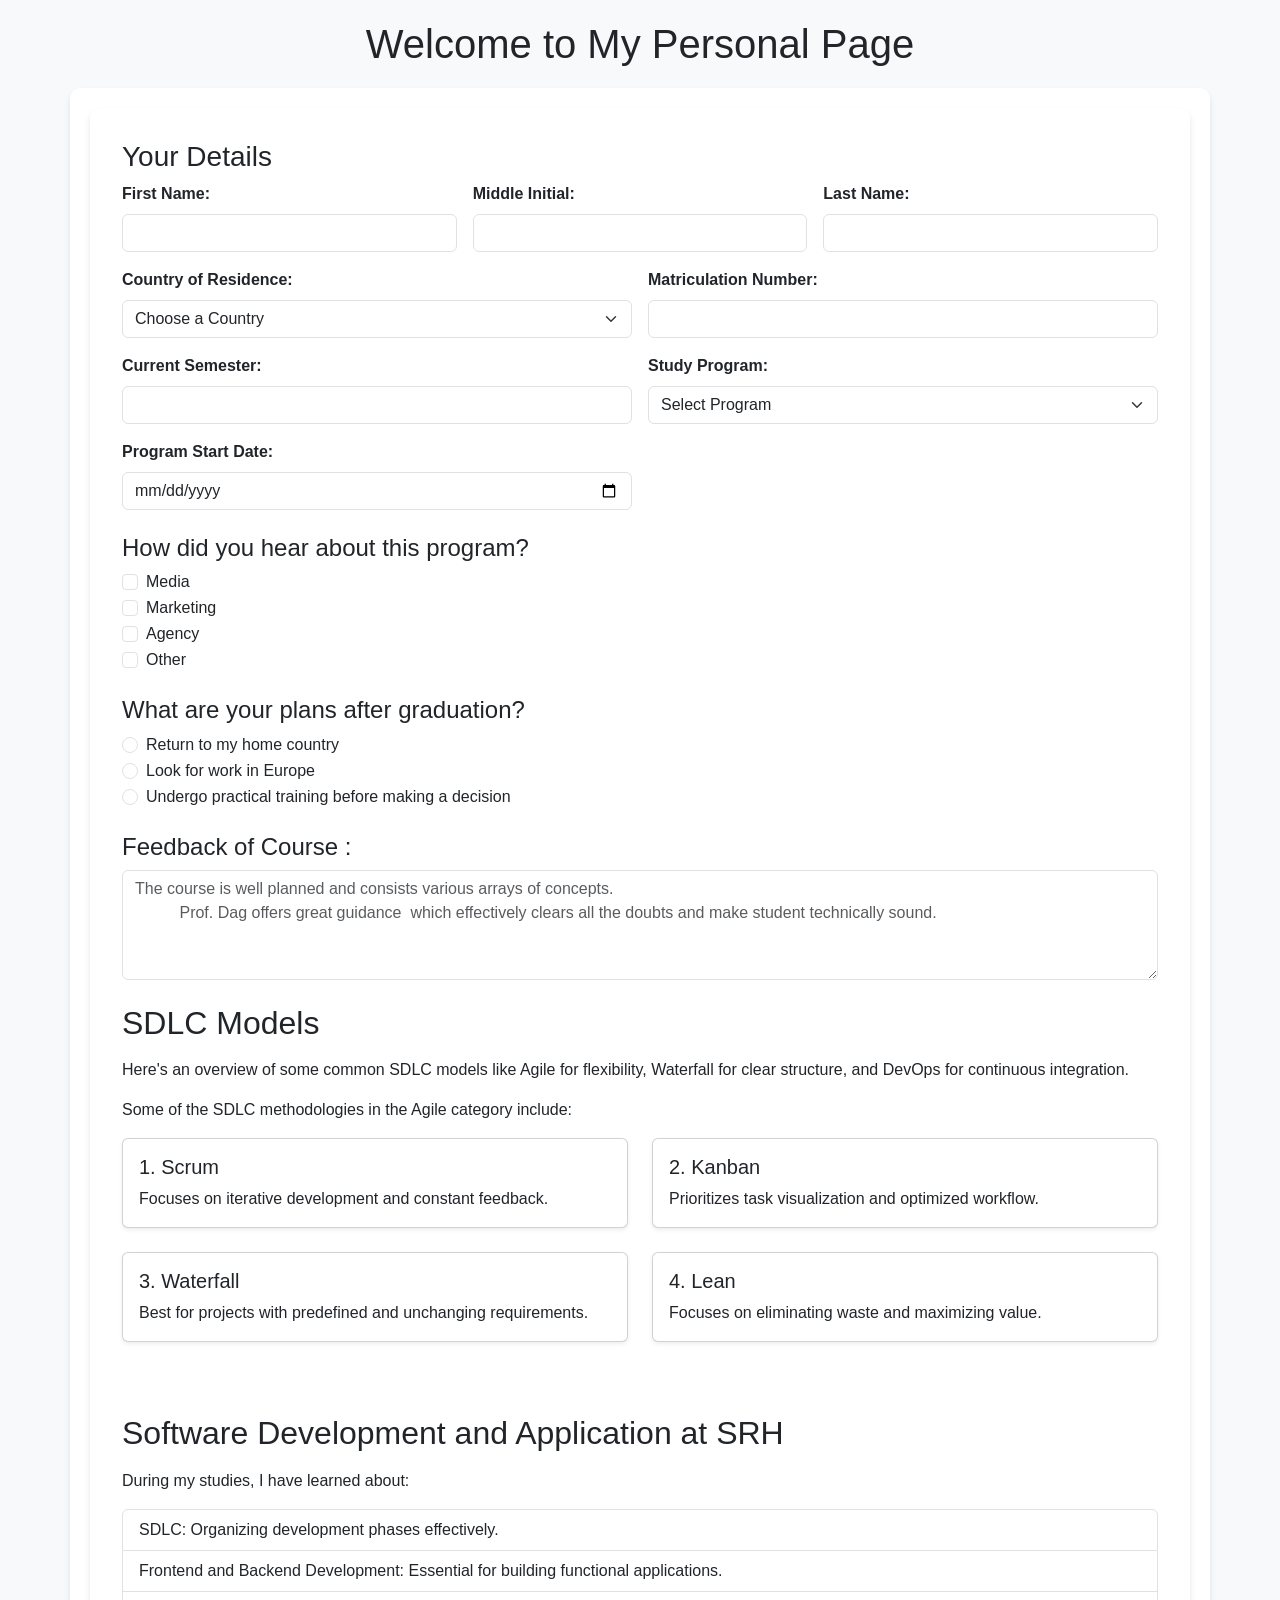
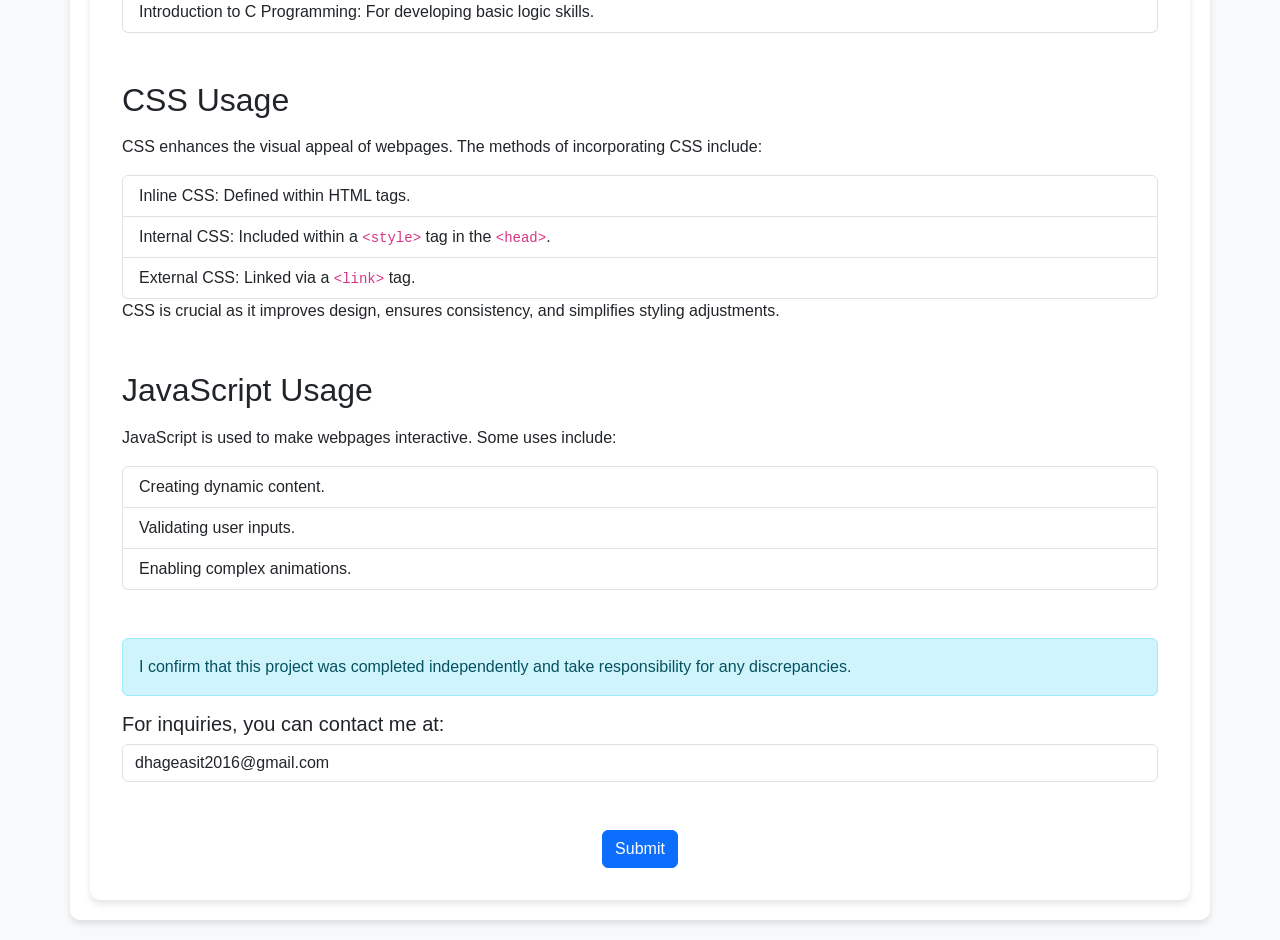
<file: index.html>
<!DOCTYPE html>
<html lang="en">
  <head>
    <meta charset="UTF-8" />
    <meta name="viewport" content="width=device-width, initial-scale=1.0" />
    <title>Responsive Form</title>
    <link rel="stylesheet" href="style.css" />
    <link
      href="https://cdn.jsdelivr.net/npm/bootstrap@5.3.2/dist/css/bootstrap.min.css"
      rel="stylesheet"
    />
    <style>
      body {
        font-family: Arial, sans-serif;
        background-color: #f8f9fa;
        padding: 20px;
      }
      h1 {
        text-align: center;
        margin-bottom: 20px;
      }
      .form-container {
        background: #fff;
        padding: 20px;
        border-radius: 10px;
        box-shadow: 0 4px 6px rgba(0, 0, 0, 0.1);
      }
      .form-label {
        font-weight: bold;
      }
    </style>
  </head>
  <body>
    <h1>Welcome to My Personal Page</h1>
    <div class="container form-container">
      <form>
        <h3>Your Details</h3>
        <div class="row g-3">
          <div class="col-md-4">
            <label for="firstName" class="form-label">First Name:</label>
            <input
              type="text"
              id="firstName"
              class="form-control"
              required
              pattern="[A-Za-z ]"
              title="Only alphabetic characters allowed"
            />
          </div>
          <div class="col-md-4">
            <label for="middleInitial" class="form-label"
              >Middle Initial:</label
            >
            <input
              type="text"
              id="middleInitial"
              class="form-control"
              pattern="[A-Za-z]"
              title="Only alphabetic characters allowed"
            />
          </div>
          <div class="col-md-4">
            <label for="lastName" class="form-label">Last Name:</label>
            <input
              type="text"
              id="lastName"
              class="form-control"
              required
              pattern="[A-Za-z ]+"
              title="Only alphabetic characters allowed"
            />
          </div>

          <!-- Country and Program -->
          <div class="col-md-6">
            <label for="country" class="form-label"
              >Country of Residence:</label
            >
            <select id="country" class="form-select" required>
              <option value="">Choose a Country</option>
              <option value="Germany">Germany</option>
              <option value="India">India</option>
              <!-- Additional countries can be added -->
            </select>
          </div>
          <div class="col-md-6">
            <label for="matriculationNumber" class="form-label"
              >Matriculation Number:</label
            >
            <input
              type="text"
              id="matriculationNumber"
              class="form-control"
              required
              pattern="[A-Za-z0-9]+"
              title="Matriculation number can contain letters and digits"
            />
          </div>
          <div class="col-md-6">
            <label for="semester" class="form-label">Current Semester:</label>
            <input type="text" id="semester" class="form-control" required />
          </div>
          <div class="col-md-6">
            <label for="program" class="form-label">Study Program:</label>
            <select id="program" class="form-select" required>
              <option value="">Select Program</option>
              <option value="Media">Media</option>
              <option value="Marketing">Marketing</option>
              <option value="Agency">Agency</option>
              <option value="Other">Other</option>
            </select>
          </div>
          <div class="col-md-6">
            <label for="startDate" class="form-label"
              >Program Start Date:</label
            >
            <input type="date" id="startDate" class="form-control" required />
          </div>
        </div>

        <!-- How did you hear about the program? -->
        <h4 class="mt-4">How did you hear about this program?</h4>
        <div class="form-check">
          <input
            class="form-check-input"
            type="checkbox"
            value="Media"
            id="media"
          />
          <label class="form-check-label" for="media">Media</label>
        </div>
        <div class="form-check">
          <input
            class="form-check-input"
            type="checkbox"
            value="Marketing"
            id="marketing"
          />
          <label class="form-check-label" for="marketing">Marketing</label>
        </div>
        <div class="form-check">
          <input
            class="form-check-input"
            type="checkbox"
            value="Agency"
            id="agency"
          />
          <label class="form-check-label" for="agency">Agency</label>
        </div>
        <div class="form-check">
          <input
            class="form-check-input"
            type="checkbox"
            value="Other"
            id="other"
          />
          <label class="form-check-label" for="other">Other</label>
        </div>

        <!-- Future Career Plans -->
        <h4 class="mt-4">What are your plans after graduation?</h4>
        <div class="form-check">
          <input
            class="form-check-input"
            type="radio"
            name="futureCareer"
            id="returnHome"
            value="returnHome"
            required
          />
          <label class="form-check-label" for="returnHome"
            >Return to my home country</label
          >
        </div>
        <div class="form-check">
          <input
            class="form-check-input"
            type="radio"
            name="futureCareer"
            id="findJobEurope"
            value="findJobEurope"
            required
          />
          <label class="form-check-label" for="findJobEurope"
            >Look for work in Europe</label
          >
        </div>
        <div class="form-check">
          <input
            class="form-check-input"
            type="radio"
            name="futureCareer"
            id="pursueTraining"
            value="pursueTraining"
            required
          />
          <label class="form-check-label" for="pursueTraining"
            >Undergo practical training before making a decision</label
          >
        </div>

        <!-- Feedback Section -->
        <h4 class="mt-4">Feedback of Course :</h4>
        <textarea
          class="form-control"
          rows="4"
          placeholder="The course is well planned and consists various arrays of concepts.
          Prof. Dag offers great guidance  which effectively clears all the doubts and make student technically sound."
          required
        ></textarea>

        <!-- SDLC Methodologies -->
        <section class="mb-5">
          <h2 class="mb-3 mt-4">SDLC Models</h2>
          <p>
            Here's an overview of some common SDLC models like Agile for
            flexibility, Waterfall for clear structure, and DevOps for
            continuous integration.
          </p>
          <p>Some of the SDLC methodologies in the Agile category include:</p>
          <div class="row">
            <!-- Scrum -->
            <div class="col-md-6">
              <div class="card shadow-sm mb-4">
                <div class="card-body">
                  <h5 class="card-title">1. Scrum</h5>
                  <p class="card-text">
                    Focuses on iterative development and constant feedback.
                  </p>
                </div>
              </div>
            </div>
            <!-- Kanban -->
            <div class="col-md-6">
              <div class="card shadow-sm mb-4">
                <div class="card-body">
                  <h5 class="card-title">2. Kanban</h5>
                  <p class="card-text">
                    Prioritizes task visualization and optimized workflow.
                  </p>
                </div>
              </div>
            </div>
            <!-- Waterfall -->
            <div class="col-md-6">
              <div class="card shadow-sm mb-4">
                <div class="card-body">
                  <h5 class="card-title">3. Waterfall</h5>
                  <p class="card-text">
                    Best for projects with predefined and unchanging
                    requirements.
                  </p>
                </div>
              </div>
            </div>
            <!-- Lean -->
            <div class="col-md-6">
              <div class="card shadow-sm mb-4">
                <div class="card-body">
                  <h5 class="card-title">4. Lean</h5>
                  <p class="card-text">
                    Focuses on eliminating waste and maximizing value.
                  </p>
                </div>
              </div>
            </div>
          </div>
        </section>

        <!-- Course Information -->
        <section class="mb-5">
          <h2 class="mb-3">Software Development and Application at SRH</h2>
          <p>During my studies, I have learned about:</p>
          <ul class="list-group">
            <li class="list-group-item">
              SDLC: Organizing development phases effectively.
            </li>
            <li class="list-group-item">
              Frontend and Backend Development: Essential for building
              functional applications.
            </li>
            <li class="list-group-item">
              Introduction to C Programming: For developing basic logic skills.
            </li>
          </ul>
        </section>

        <!-- CSS Section -->
        <section class="mb-5">
          <h2 class="mb-3">CSS Usage</h2>
          <p>
            CSS enhances the visual appeal of webpages. The methods of
            incorporating CSS include:
          </p>
          <ul class="list-group">
            <li class="list-group-item">
              Inline CSS: Defined within HTML tags.
            </li>
            <li class="list-group-item">
              Internal CSS: Included within a <code>&lt;style&gt;</code> tag in
              the <code>&lt;head&gt;</code>.
            </li>
            <li class="list-group-item">
              External CSS: Linked via a <code>&lt;link&gt;</code> tag.
            </li>
          </ul>
          <p>
            CSS is crucial as it improves design, ensures consistency, and
            simplifies styling adjustments.
          </p>
        </section>

        <!-- JavaScript Section -->
        <section class="mb-5">
          <h2 class="mb-3">JavaScript Usage</h2>
          <p>
            JavaScript is used to make webpages interactive. Some uses include:
          </p>
          <ul class="list-group">
            <li class="list-group-item">Creating dynamic content.</li>
            <li class="list-group-item">Validating user inputs.</li>
            <li class="list-group-item">Enabling complex animations.</li>
          </ul>
        </section>

        <!-- Project Declaration -->
        <section class="mb-5">
          <p class="alert alert-info">
            I confirm that this project was completed independently and take
            responsibility for any discrepancies.
          </p>
          <h5 class="mb-2">For inquiries, you can contact me at:</h5>
          <div class="mb-3">
            <input
              type="text"
              class="form-control"
              value="dhageasit2016@gmail.com"
              readonly
            />
          </div>
        </section>
        <!-- Submit Button -->
        <div class="text-center mt-4">
          <button type="submit" class="btn btn-primary">Submit</button>
        </div>
      </form>
    </div>
  </body>
  <script src="./"></script>
</html>
</file>
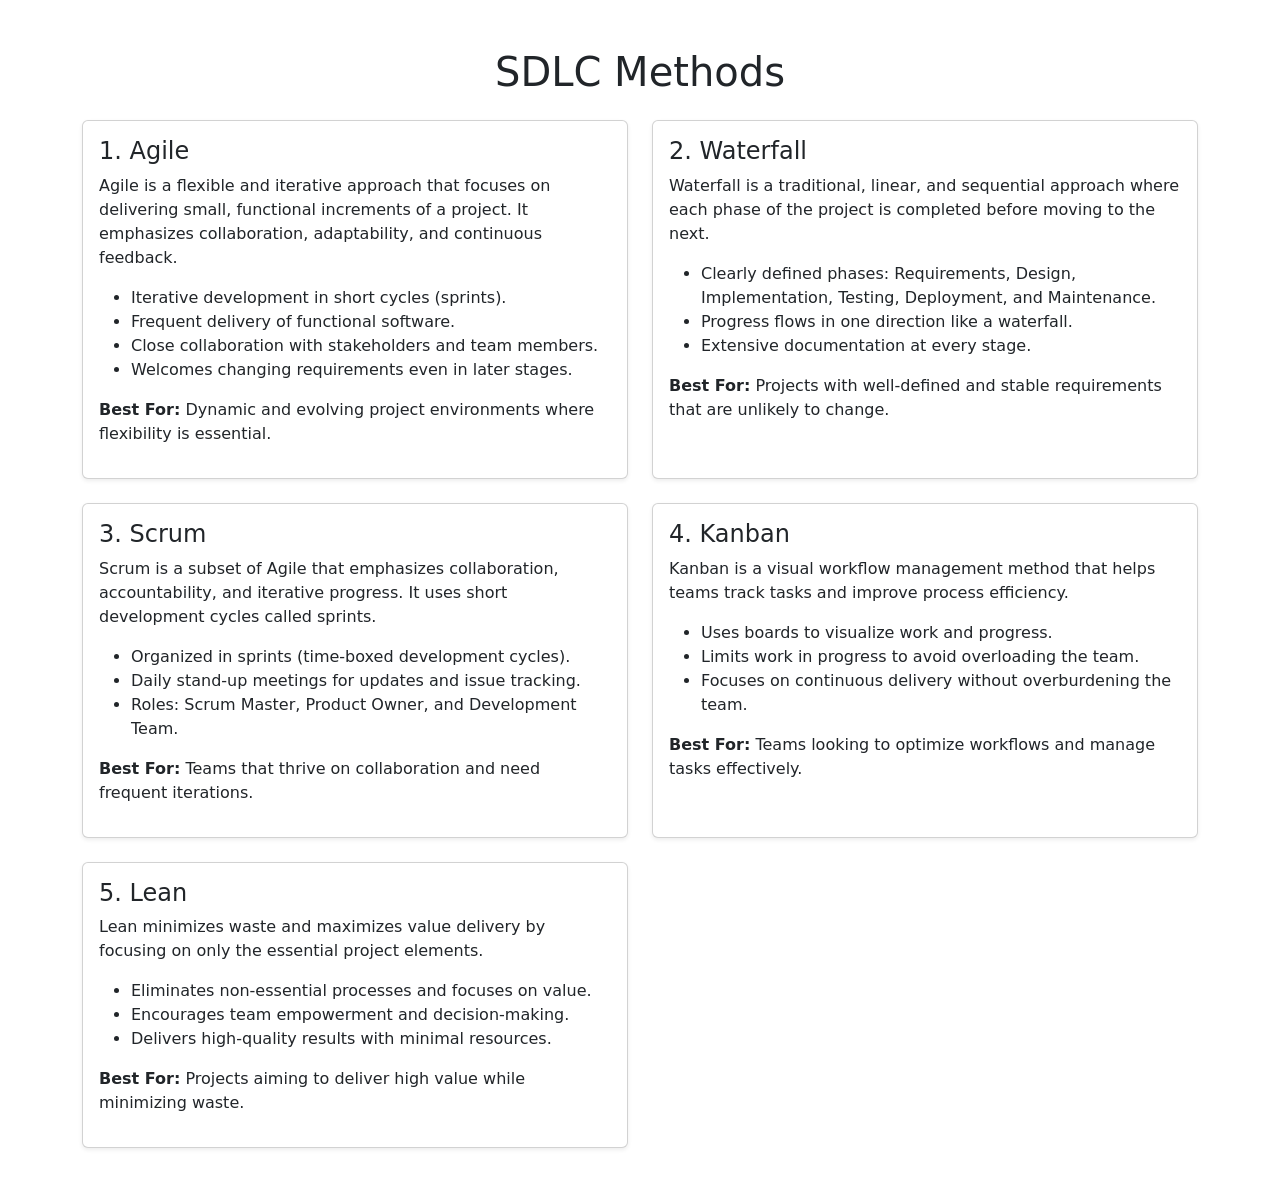
<file: sdlc.html>
<!DOCTYPE html>
<html lang="en">
<head>
  <meta charset="UTF-8">
  <meta name="viewport" content="width=device-width, initial-scale=1.0">
  <title>SDLC Methods</title>
  <!-- Bootstrap CSS -->
  <link href="https://cdn.jsdelivr.net/npm/bootstrap@5.3.1/dist/css/bootstrap.min.css" rel="stylesheet">
</head>
<body>
  <div class="container my-5">
    <h1 class="text-center mb-4">SDLC Methods</h1>
    <div class="row g-4">
      <!-- Agile -->
      <div class="col-md-6">
        <div class="card shadow-sm h-100">
          <div class="card-body">
            <h4 class="card-title">1. Agile</h4>
            <p class="card-text">
              Agile is a flexible and iterative approach that focuses on delivering small, functional increments of a project. 
              It emphasizes collaboration, adaptability, and continuous feedback.
            </p>
            <ul>
              <li>Iterative development in short cycles (sprints).</li>
              <li>Frequent delivery of functional software.</li>
              <li>Close collaboration with stakeholders and team members.</li>
              <li>Welcomes changing requirements even in later stages.</li>
            </ul>
            <p><strong>Best For:</strong> Dynamic and evolving project environments where flexibility is essential.</p>
          </div>
        </div>
      </div>
      <!-- Waterfall -->
      <div class="col-md-6">
        <div class="card shadow-sm h-100">
          <div class="card-body">
            <h4 class="card-title">2. Waterfall</h4>
            <p class="card-text">
              Waterfall is a traditional, linear, and sequential approach where each phase of the project is completed before moving to the next.
            </p>
            <ul>
              <li>Clearly defined phases: Requirements, Design, Implementation, Testing, Deployment, and Maintenance.</li>
              <li>Progress flows in one direction like a waterfall.</li>
              <li>Extensive documentation at every stage.</li>
            </ul>
            <p><strong>Best For:</strong> Projects with well-defined and stable requirements that are unlikely to change.</p>
          </div>
        </div>
      </div>
      <!-- Scrum -->
      <div class="col-md-6">
        <div class="card shadow-sm h-100">
          <div class="card-body">
            <h4 class="card-title">3. Scrum</h4>
            <p class="card-text">
              Scrum is a subset of Agile that emphasizes collaboration, accountability, and iterative progress. It uses short development cycles called sprints.
            </p>
            <ul>
              <li>Organized in sprints (time-boxed development cycles).</li>
              <li>Daily stand-up meetings for updates and issue tracking.</li>
              <li>Roles: Scrum Master, Product Owner, and Development Team.</li>
            </ul>
            <p><strong>Best For:</strong> Teams that thrive on collaboration and need frequent iterations.</p>
          </div>
        </div>
      </div>
      <!-- Kanban -->
      <div class="col-md-6">
        <div class="card shadow-sm h-100">
          <div class="card-body">
            <h4 class="card-title">4. Kanban</h4>
            <p class="card-text">
              Kanban is a visual workflow management method that helps teams track tasks and improve process efficiency.
            </p>
            <ul>
              <li>Uses boards to visualize work and progress.</li>
              <li>Limits work in progress to avoid overloading the team.</li>
              <li>Focuses on continuous delivery without overburdening the team.</li>
            </ul>
            <p><strong>Best For:</strong> Teams looking to optimize workflows and manage tasks effectively.</p>
          </div>
        </div>
      </div>
      <!-- Lean -->
      <div class="col-md-6">
        <div class="card shadow-sm h-100">
          <div class="card-body">
            <h4 class="card-title">5. Lean</h4>
            <p class="card-text">
              Lean minimizes waste and maximizes value delivery by focusing on only the essential project elements.
            </p>
            <ul>
              <li>Eliminates non-essential processes and focuses on value.</li>
              <li>Encourages team empowerment and decision-making.</li>
              <li>Delivers high-quality results with minimal resources.</li>
            </ul>
            <p><strong>Best For:</strong> Projects aiming to deliver high value while minimizing waste.</p>
          </div>
        </div>
      </div>
    </div>
  </div>

  <!-- Bootstrap JS -->
  <script src="https://cdn.jsdelivr.net/npm/bootstrap@5.3.1/dist/js/bootstrap.bundle.min.js"></script>
</body>
</html>
</file>
<file: style.css>
/* styles.css */
body {
    font-family: Arial, sans-serif;
    background-color: #f8f9fa;
  }
  
  header {
    text-align: center;
    background-color: #007bff;
    color: white;
    padding: 1rem;
  }
  
  footer {
    text-align: center;
    padding: 1rem;
    margin-top: 2rem;
    background-color: #343a40;
    color: white;
  }
  
  form {
    background: white;
    padding: 2rem;
    border-radius: 10px;
    box-shadow: 0 4px 6px rgba(0, 0, 0, 0.1);
  }
  
  .name{
    color: #007bff;
    text-decoration: none !important;
  }

  .name:hover{
    color: #343a40;
    transition: .2s;
  }
</file>
